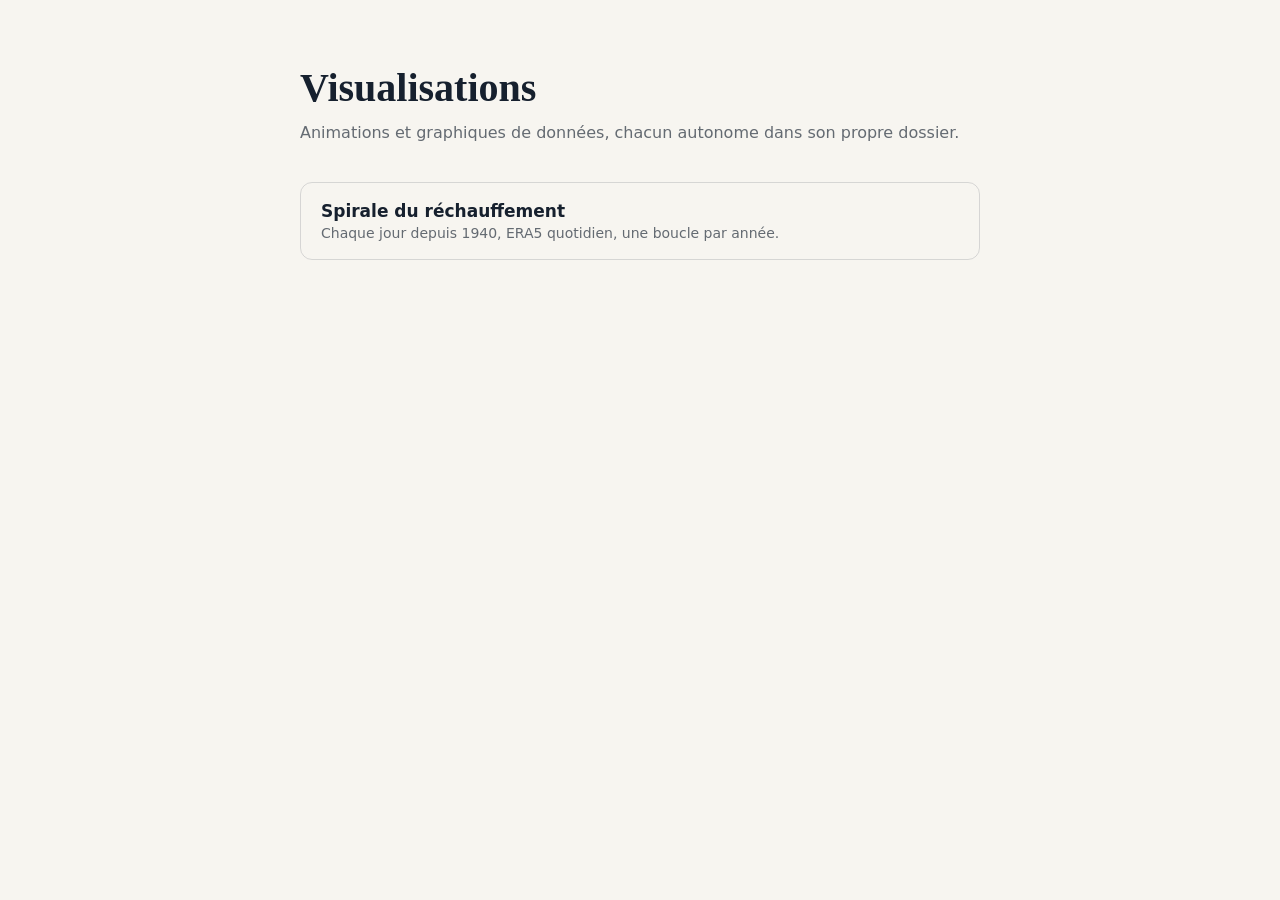
<file: index.html>
<!doctype html>
<html lang="fr" data-theme="dark">
<head>
<meta charset="utf-8">
<meta name="viewport" content="width=device-width, initial-scale=1">
<title>Visualisations</title>
<meta name="description" content="Recueil de visualisations et animations de données.">
<style>
  :root, [data-theme='dark'] {
    --bg: #08090c; --text: #f4f1ea; --muted: rgba(226,232,240,0.6);
    --border: rgba(255,255,255,0.12); --hover: rgba(255,255,255,0.05);
  }
  @media (prefers-color-scheme: light) {
    :root { --bg: #f7f5f0; --text: #16202e; --muted: rgba(22,32,46,0.65); --border: rgba(15,23,42,0.14); --hover: rgba(15,23,42,0.04); }
  }
  * { box-sizing: border-box; }
  body {
    margin: 0; min-height: 100vh; background: var(--bg); color: var(--text);
    font-family: ui-sans-serif, system-ui, -apple-system, 'Segoe UI', sans-serif;
  }
  main { max-width: 720px; margin: 0 auto; padding: 64px 20px; }
  h1 { font-family: Georgia, 'Times New Roman', serif; font-size: clamp(28px, 5vw, 40px); margin: 0 0 12px; }
  p.lead { color: var(--muted); margin: 0 0 40px; }
  ul { list-style: none; margin: 0; padding: 0; display: flex; flex-direction: column; gap: 12px; }
  li a {
    display: block; padding: 18px 20px; border: 1px solid var(--border); border-radius: 12px;
    color: inherit; text-decoration: none; transition: background 0.15s ease;
  }
  li a:hover { background: var(--hover); }
  .title { font-size: 17px; font-weight: 600; }
  .desc { margin-top: 4px; font-size: 14px; color: var(--muted); }
</style>
</head>
<body>
<main>
  <h1>Visualisations</h1>
  <p class="lead">Animations et graphiques de données, chacun autonome dans son propre dossier.</p>
  <ul>
    <li>
      <a href="climate-spiral/">
        <div class="title">Spirale du réchauffement</div>
        <div class="desc">Chaque jour depuis 1940, ERA5 quotidien, une boucle par année.</div>
      </a>
    </li>
  </ul>
</main>
</body>
</html>
</file>
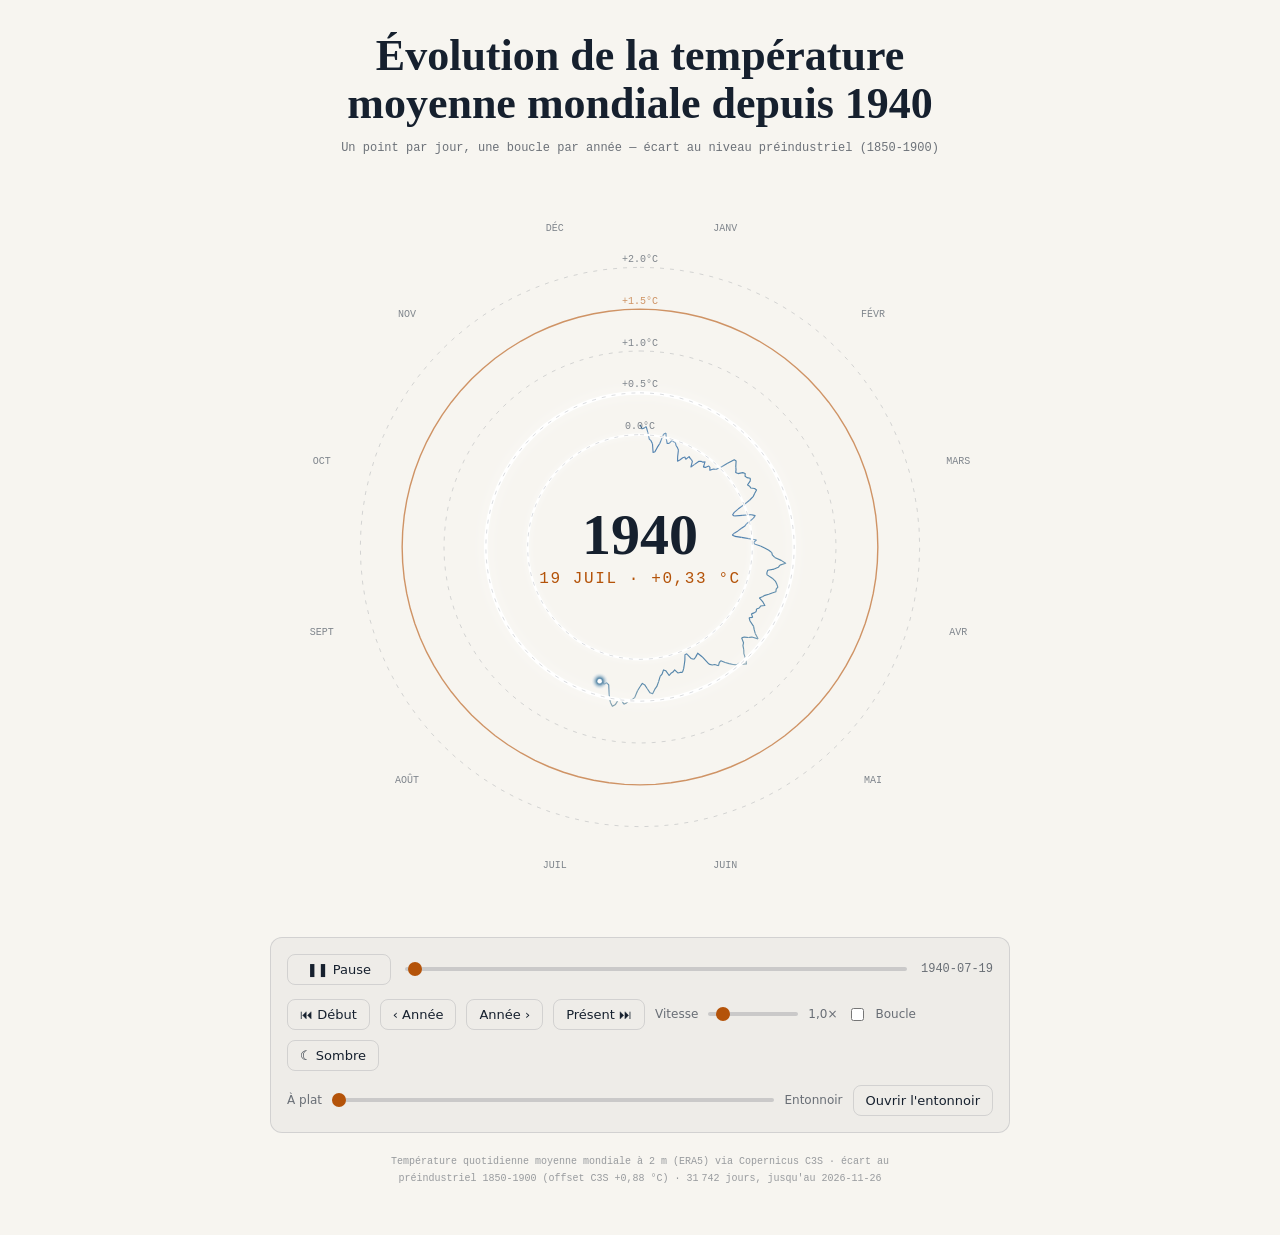
<file: climate-spiral/index.html>
<!doctype html>
<html lang="fr" data-theme="dark">
<head>
<meta charset="utf-8">
<meta name="viewport" content="width=device-width, initial-scale=1">
<title>Spirale du réchauffement — ERA5 quotidien depuis 1940</title>
<meta name="description" content="Chaque jour depuis 1940 dessiné en une spirale : une boucle par année, le rayon suit l'écart de température au niveau préindustriel.">
<link rel="stylesheet" href="climate-spiral.css">
</head>
<body>

<main class="cs-poster">
  <header>
    <h1 class="cs-title">Évolution de la température moyenne mondiale depuis 1940</h1>
    <p class="cs-subtitle">Un point par jour, une boucle par année — écart au niveau préindustriel (1850-1900)</p>
  </header>

  <div class="cs-stage" id="stage">
    <canvas class="cs-canvas" id="canvas" role="img"
            aria-label="Spirale des températures quotidiennes mondiales depuis 1940."></canvas>
    <div class="cs-readout" aria-hidden="true">
      <div class="cs-readout-year" id="readout-year">1940</div>
      <div class="cs-readout-detail" id="readout-detail">JANV · −0,76 °C</div>
    </div>
  </div>

  <div class="cs-controls">
    <div class="cs-row cs-row-timeline">
      <button type="button" class="cs-play" id="play" aria-label="Lire l'animation">▶ Lire</button>
      <input type="range" class="cs-timeline" id="timeline" min="0" max="0" value="0" step="1"
             aria-label="Position dans la série, en jours depuis le 1er janvier 1940">
      <span class="cs-date" id="date">1940-01-01</span>
    </div>

    <div class="cs-row">
      <button type="button" id="go-start" aria-label="Aller au tout début, 1er janvier 1940">⏮ Début</button>
      <button type="button" id="prev-year" aria-label="Année précédente">‹ Année</button>
      <button type="button" id="next-year" aria-label="Année suivante">Année ›</button>
      <button type="button" id="go-end" aria-label="Aller au jour le plus récent">Présent ⏭</button>

      <label class="cs-field cs-field-speed" for="speed">
        Vitesse
        <input type="range" id="speed" min="30" max="1460" step="10" value="180"
               aria-label="Vitesse de lecture, en jours par seconde">
        <span id="speed-label">1,0×</span>
      </label>

      <label class="cs-field">
        <input type="checkbox" id="loop"> Boucle
      </label>

      <span class="cs-spacer"></span>
      <button type="button" id="theme" aria-label="Basculer le thème clair ou sombre">☀ Clair</button>
    </div>

    <div class="cs-row">
      <label class="cs-field cs-field-openness" for="openness">
        À plat
        <input type="range" id="openness" min="0" max="100" value="0" step="1"
               aria-label="Ouverture : de la vue à plat à l'entonnoir 3D">
        Entonnoir
      </label>
      <button type="button" id="toggle-openness">Ouvrir l'entonnoir</button>
    </div>
  </div>

  <p class="cs-footnote" id="footnote"></p>
</main>

<script type="module">
import { ClimateSpiral } from './climate-spiral.js';

const MONTHS_FR = ['JANV', 'FÉVR', 'MARS', 'AVR', 'MAI', 'JUIN',
  'JUIL', 'AOÛT', 'SEPT', 'OCT', 'NOV', 'DÉC'];

const el = (id) => document.getElementById(id);
const reduceMotion = window.matchMedia('(prefers-reduced-motion: reduce)').matches;

const anomalyFormat = new Intl.NumberFormat('fr-FR', {
  minimumFractionDigits: 2, maximumFractionDigits: 2, signDisplay: 'always',
});

const data = await fetch('./data/era5-daily-anomaly.json').then((r) => {
  if (!r.ok) throw new Error(`données indisponibles (HTTP ${r.status})`);
  return r.json();
});

// Follow the OS preference on first load; the toggle takes over afterwards.
const initialTheme = window.matchMedia('(prefers-color-scheme: light)').matches ? 'light' : 'dark';
document.documentElement.dataset.theme = initialTheme;

const spiral = new ClimateSpiral(el('canvas'), data, {
  theme: initialTheme,
  monthLabels: MONTHS_FR,
  speed: 180,
});

el('timeline').max = String(spiral.length - 1);
el('footnote').textContent =
  'Température quotidienne moyenne mondiale à 2 m (ERA5) via Copernicus C3S · '
  + 'écart au préindustriel 1850-1900 (offset C3S +0,88 °C) · '
  + `${spiral.length.toLocaleString('fr-FR')} jours, jusqu'au ${spiral.meta.lastDate}`;

// ------------------------------------------------------------- rendering UI

let scrubbing = false;

spiral.on('change', (state) => {
  if (!scrubbing) el('timeline').value = String(state.index);

  el('readout-year').textContent = String(state.year);
  el('readout-detail').textContent =
    `${state.date.getUTCDate()} ${MONTHS_FR[state.month]} · ${anomalyFormat.format(state.anomalyC)} °C`;
  el('date').textContent = state.date.toISOString().slice(0, 10);

  el('play').textContent = state.playing ? '❚❚ Pause' : '▶ Lire';
  el('play').setAttribute('aria-label', state.playing ? "Mettre l'animation en pause" : "Lire l'animation");

  const open = state.openness > 0.5;
  el('stage').classList.toggle('is-open', open);
  el('toggle-openness').textContent = open ? 'Remettre à plat' : "Ouvrir l'entonnoir";

  el('canvas').setAttribute('aria-label',
    `Spirale des températures quotidiennes mondiales de 1940 à ${state.year}. `
    + `Jour affiché : ${el('date').textContent}, `
    + `${anomalyFormat.format(state.anomalyC)} °C au-dessus du niveau préindustriel.`);
});

// --------------------------------------------------------------- listeners

el('play').addEventListener('click', () => spiral.toggle());
el('go-start').addEventListener('click', () => { spiral.pause(); spiral.seekToIndex(0); });
el('prev-year').addEventListener('click', () => spiral.stepYear(-1));
el('next-year').addEventListener('click', () => spiral.stepYear(+1));
el('go-end').addEventListener('click', () => { spiral.pause(); spiral.seekToIndex(spiral.length - 1); });
el('loop').addEventListener('change', (e) => spiral.setLoop(e.target.checked));

// 180 days/s is the "1x" reference (about 2s per year of drawing).
const SPEED_1X = 180;
el('speed').addEventListener('input', (e) => {
  const value = Number(e.target.value);
  spiral.setSpeed(value);
  el('speed-label').textContent = `${(value / SPEED_1X).toFixed(1).replace('.', ',')}×`;
});

el('timeline').addEventListener('pointerdown', () => { scrubbing = true; spiral.pause(); });
el('timeline').addEventListener('pointerup', () => { scrubbing = false; });
el('timeline').addEventListener('input', (e) => spiral.seekToIndex(Number(e.target.value)));

el('openness').addEventListener('input', (e) => {
  // Dragging is already continuous, so skip the eased transition.
  spiral.setOpenness(Number(e.target.value) / 100, false);
});

el('toggle-openness').addEventListener('click', () => {
  const next = spiral.openness > 0.5 ? 0 : 1;
  spiral.setOpenness(next, !reduceMotion);
  el('openness').value = String(next * 100);
});

el('theme').addEventListener('click', () => {
  const next = document.documentElement.dataset.theme === 'dark' ? 'light' : 'dark';
  document.documentElement.dataset.theme = next;
  spiral.setTheme(next);
  el('theme').textContent = next === 'dark' ? '☀ Clair' : '☾ Sombre';
});
el('theme').textContent = initialTheme === 'dark' ? '☀ Clair' : '☾ Sombre';

// ---------------------------------------------------------- hover / touch

const canvas = el('canvas');
const toCanvasPoint = (event) => {
  const rect = canvas.getBoundingClientRect();
  const dpr = window.devicePixelRatio || 1;
  return {
    x: (event.clientX - rect.left) * dpr,
    y: (event.clientY - rect.top) * dpr,
  };
};

canvas.addEventListener('pointermove', (event) => {
  const { x, y } = toCanvasPoint(event);
  spiral.setHoverPoint(x, y);
});
canvas.addEventListener('pointerdown', (event) => {
  const { x, y } = toCanvasPoint(event);
  spiral.setHoverPoint(x, y);
});
canvas.addEventListener('pointerleave', () => spiral.clearHover());
canvas.addEventListener('pointercancel', () => spiral.clearHover());

document.addEventListener('keydown', (event) => {
  const tag = event.target.tagName;
  if (tag === 'INPUT' || tag === 'SELECT' || tag === 'BUTTON') return;

  // Plain arrows step by day (the finest, most frequent move); Shift steps
  // by month; Ctrl/Cmd steps by year -- Home/End already own the series'
  // extremes by the near-universal convention, so no modifier is spent on
  // that here.
  if (event.key === 'ArrowLeft' || event.key === 'ArrowRight') {
    event.preventDefault();
    const dir = event.key === 'ArrowLeft' ? -1 : 1;
    if (event.ctrlKey || event.metaKey) spiral.stepYear(dir);
    else if (event.shiftKey) spiral.stepMonth(dir);
    else spiral.stepDay(dir);
    return;
  }

  const actions = {
    ' ': () => spiral.toggle(),
    Home: () => { spiral.pause(); spiral.seekToIndex(0); },
    End: () => { spiral.pause(); spiral.seekToIndex(spiral.length - 1); },
  };
  const action = actions[event.key];
  if (!action) return;
  event.preventDefault();
  action();
});

if (!reduceMotion) spiral.play();
</script>

</body>
</html>
</file>
<file: climate-spiral/climate-spiral.css>
/* Climate spiral -- poster layout and controls, light and dark themes. */

:root,
[data-theme='dark'] {
  --cs-bg: #08090c;
  --cs-panel: rgba(255, 255, 255, 0.045);
  --cs-border: rgba(255, 255, 255, 0.1);
  --cs-text: #f4f1ea;
  --cs-muted: rgba(226, 232, 240, 0.55);
  --cs-faint: rgba(226, 232, 240, 0.34);
  --cs-accent: #f0932b;
  --cs-track: rgba(255, 255, 255, 0.14);

  /* Read by the canvas renderer. */
  --cs-ring: rgba(226, 232, 240, 0.16);
  --cs-ring-accent: rgba(255, 196, 140, 0.5);
  --cs-label: rgba(226, 232, 240, 0.45);
}

[data-theme='light'] {
  --cs-bg: #f7f5f0;
  --cs-panel: rgba(15, 23, 42, 0.035);
  --cs-border: rgba(15, 23, 42, 0.12);
  --cs-text: #16202e;
  --cs-muted: rgba(22, 32, 46, 0.62);
  --cs-faint: rgba(22, 32, 46, 0.42);
  --cs-accent: #b45309;
  --cs-track: rgba(15, 23, 42, 0.16);

  --cs-ring: rgba(30, 41, 59, 0.16);
  --cs-ring-accent: rgba(180, 83, 9, 0.6);
  --cs-label: rgba(30, 41, 59, 0.55);
}

* { box-sizing: border-box; }

body {
  margin: 0;
  background: var(--cs-bg);
  color: var(--cs-text);
  font-family: ui-sans-serif, system-ui, -apple-system, 'Segoe UI', sans-serif;
  transition: background 0.3s ease, color 0.3s ease;
}

.cs-poster {
  max-width: 780px;
  margin: 0 auto;
  padding: 32px 20px 48px;
  display: flex;
  flex-direction: column;
  gap: 20px;
}

/* ------------------------------------------------------------------ head */

.cs-title {
  margin: 0;
  font-family: Georgia, 'Times New Roman', serif;
  font-size: clamp(28px, 6vw, 44px);
  line-height: 1.1;
  font-weight: 700;
  text-align: center;
  text-wrap: balance;
}

.cs-subtitle {
  margin: 10px 0 0;
  font-family: ui-monospace, SFMono-Regular, Menlo, monospace;
  font-size: 12px;
  line-height: 1.5;
  color: var(--cs-muted);
  text-align: center;
  text-wrap: balance;
}

/* ----------------------------------------------------------------- stage */

.cs-stage {
  position: relative;
  aspect-ratio: 1;
  width: 100%;
}

.cs-canvas {
  display: block;
  width: 100%;
  height: 100%;
  cursor: crosshair;
  touch-action: none;
}

/* Readout sits in the middle of the flat spiral; once the funnel opens it
   slides down to the bottom-left, clear of the mouth flaring out at the top. */
.cs-readout {
  position: absolute;
  top: 50%;
  left: 50%;
  transform: translate(-50%, -50%);
  text-align: center;
  pointer-events: none;
  transition: top 0.5s ease, left 0.5s ease, transform 0.5s ease, text-align 0.5s;
}

.cs-stage.is-open .cs-readout {
  top: 82%;
  left: 8px;
  transform: none;
  text-align: left;
}

.cs-readout-year {
  font-family: Georgia, 'Times New Roman', serif;
  font-size: clamp(34px, 8vw, 58px);
  font-weight: 700;
  line-height: 1;
  font-variant-numeric: tabular-nums;
}

.cs-stage.is-open .cs-readout-year { font-size: clamp(24px, 5vw, 34px); }

.cs-readout-detail {
  margin-top: 6px;
  font-family: ui-monospace, SFMono-Regular, Menlo, monospace;
  font-size: clamp(12px, 2.6vw, 16px);
  letter-spacing: 0.1em;
  color: var(--cs-accent);
  font-variant-numeric: tabular-nums;
}

/* -------------------------------------------------------------- controls */

.cs-controls {
  display: flex;
  flex-direction: column;
  gap: 14px;
  padding: 16px;
  border: 1px solid var(--cs-border);
  border-radius: 12px;
  background: var(--cs-panel);
}

.cs-row {
  display: flex;
  align-items: center;
  gap: 10px;
  flex-wrap: wrap;
}

.cs-row-timeline { gap: 12px; }

.cs-timeline { flex: 1 1 220px; }

.cs-date {
  font-family: ui-monospace, SFMono-Regular, Menlo, monospace;
  font-size: 12px;
  color: var(--cs-muted);
  font-variant-numeric: tabular-nums;
  min-width: 9ch;
  text-align: right;
}

.cs-field {
  display: flex;
  align-items: center;
  gap: 8px;
  font-size: 12px;
  color: var(--cs-muted);
}

.cs-field-openness { flex: 1 1 200px; }
.cs-field-openness input[type='range'] { flex: 1; min-width: 90px; }

.cs-field-speed input[type='range'] { width: 90px; }
.cs-field-speed span { min-width: 3.5ch; font-variant-numeric: tabular-nums; }

.cs-spacer { flex: 1 1 auto; }

button,
select {
  font: inherit;
  font-size: 13px;
  color: var(--cs-text);
  background: transparent;
  border: 1px solid var(--cs-border);
  border-radius: 8px;
  padding: 7px 12px;
  cursor: pointer;
  transition: background 0.15s ease, border-color 0.15s ease;
}

button:hover,
select:hover { background: var(--cs-panel); border-color: var(--cs-accent); }

button:focus-visible,
select:focus-visible,
input:focus-visible {
  outline: 2px solid var(--cs-accent);
  outline-offset: 2px;
}

.cs-play { min-width: 104px; font-variant-numeric: tabular-nums; }

input[type='range'] {
  -webkit-appearance: none;
  appearance: none;
  height: 20px;
  background: transparent;
  cursor: pointer;
}

input[type='range']::-webkit-slider-runnable-track {
  height: 4px;
  border-radius: 2px;
  background: var(--cs-track);
}

input[type='range']::-moz-range-track {
  height: 4px;
  border-radius: 2px;
  background: var(--cs-track);
}

input[type='range']::-webkit-slider-thumb {
  -webkit-appearance: none;
  appearance: none;
  width: 14px;
  height: 14px;
  margin-top: -5px;
  border: none;
  border-radius: 50%;
  background: var(--cs-accent);
}

input[type='range']::-moz-range-thumb {
  width: 14px;
  height: 14px;
  border: none;
  border-radius: 50%;
  background: var(--cs-accent);
}

input[type='checkbox'] { accent-color: var(--cs-accent); }

/* ---------------------------------------------------------------- footer */

.cs-footnote {
  margin: 0;
  font-family: ui-monospace, SFMono-Regular, Menlo, monospace;
  font-size: 10px;
  line-height: 1.7;
  color: var(--cs-faint);
  text-align: center;
  text-wrap: balance;
}

.cs-footnote a { color: inherit; }

@media (prefers-reduced-motion: reduce) {
  .cs-readout { transition: none; }
}
</file>
